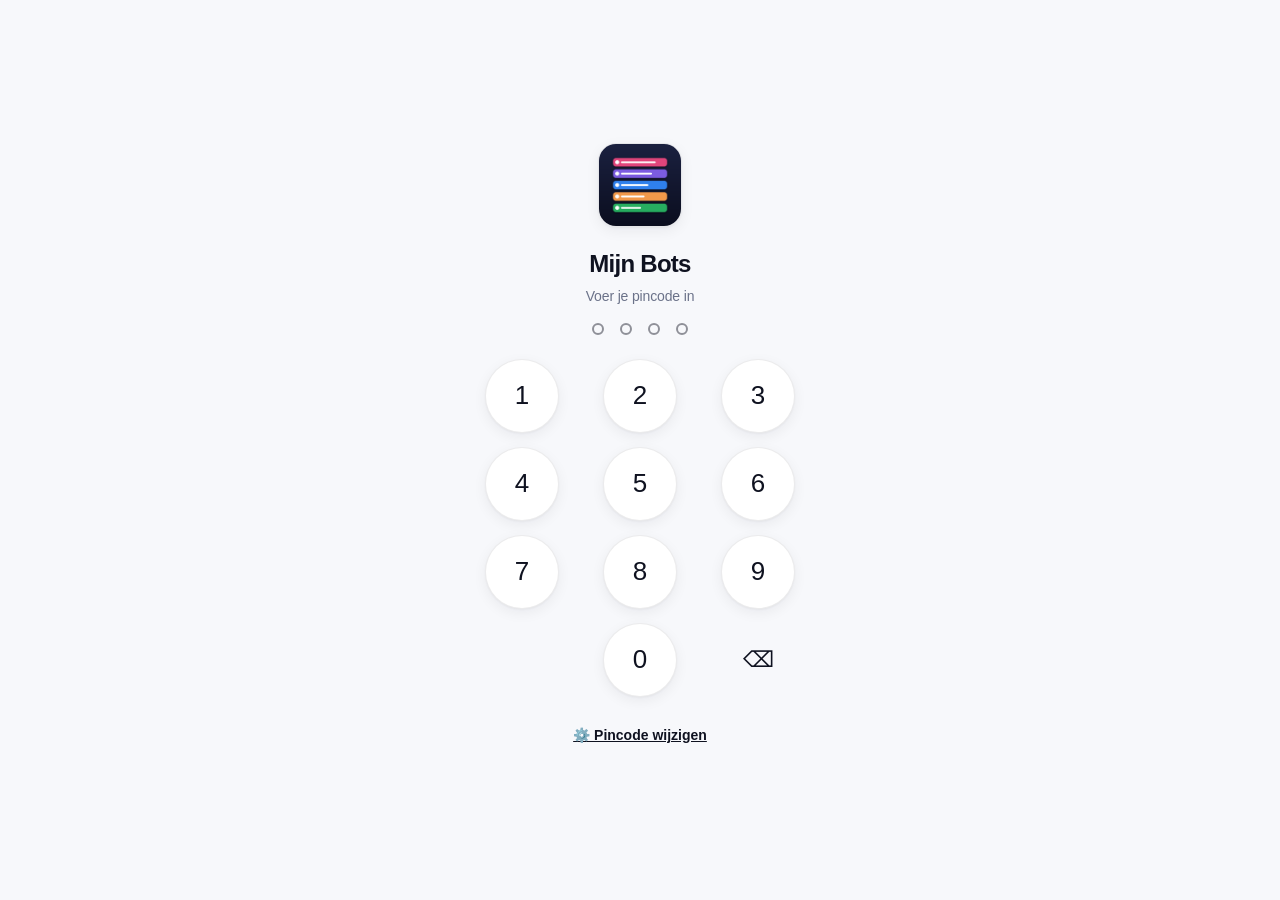
<file: index.html>
<!doctype html>
<html lang="nl">
<head>
  <meta charset="utf-8">
  <meta name="viewport" content="width=device-width, initial-scale=1, viewport-fit=cover">
  <title>Mijn Bots</title>
  <meta name="description" content="Laatste updates van Mike's Grok Bot-assistenten">
  <meta name="robots" content="noindex, nofollow">
  <!-- iOS: installeren via 'Zet op beginscherm' (Safari); werkt ook als tab in Chrome -->
  <meta name="apple-mobile-web-app-capable" content="yes">
  <meta name="mobile-web-app-capable" content="yes">
  <meta name="apple-mobile-web-app-status-bar-style" content="black-translucent">
  <meta name="apple-mobile-web-app-title" content="Mijn Bots">
  <meta name="format-detection" content="telephone=no">
  <meta name="theme-color" content="#F7F8FB" media="(prefers-color-scheme: light)">
  <meta name="theme-color" content="#0B0D14" media="(prefers-color-scheme: dark)">
  <meta name="color-scheme" content="light dark">
  <link rel="apple-touch-icon" sizes="180x180" href="icons/apple-touch-icon.png">
  <link rel="icon" type="image/png" sizes="32x32" href="icons/favicon-32.png">
  <link rel="manifest" href="manifest.webmanifest">
  <link rel="stylesheet" href="style.css?v=20261116a">
</head>
<body>
  <!-- PIN-scherm -->
  <section id="lock" class="lock" hidden>
    <div class="lock-inner">
      <img class="lock-logo" src="icons/icon-192.png" alt="" width="84" height="84">
      <h1>Mijn Bots</h1>
      <p class="lock-hint" id="lockHint">Voer je pincode in</p>
      <div class="pin-dots" id="pinDots" aria-live="polite"></div>
      <div class="keypad" id="keypad">
        <button type="button" data-k="1">1</button><button type="button" data-k="2">2</button><button type="button" data-k="3">3</button>
        <button type="button" data-k="4">4</button><button type="button" data-k="5">5</button><button type="button" data-k="6">6</button>
        <button type="button" data-k="7">7</button><button type="button" data-k="8">8</button><button type="button" data-k="9">9</button>
        <span></span><button type="button" data-k="0">0</button><button type="button" data-k="del" aria-label="Wissen">⌫</button>
      </div>
      <button type="button" class="link-btn lock-pin-change" id="lockPinChangeBtn">⚙️ Pincode wijzigen</button>
      <p class="chrome-tip" id="lockChromeTip" hidden>
        Chrome op iPhone opent deze site gewoon. Voor een icoon op het beginscherm werkt Safari (Deel → Zet op beginscherm) het best.
      </p>
    </div>
  </section>

  <!-- Startscherm -->
  <section id="home" class="view" hidden>
    <header class="topbar">
      <div>
        <h1>Mijn Bots</h1>
        <p class="refreshed" id="refreshed">Laden…</p>
      </div>
      <button type="button" class="icon-btn" id="refreshBtn" aria-label="Vernieuwen">↻</button>
    </header>
    <p class="chrome-tip home-tip" id="homeChromeTip" hidden>
      Tip: in Chrome werkt alles prima als tab. Voor een beginscherm-icoon: open de site in Safari → Deel → Zet op beginscherm.
    </p>
    <main id="botList" class="bot-list"></main>
    <footer class="foot">
      <button type="button" class="pin-change-btn" id="pinChangeBtn">⚙️ Pincode wijzigen</button>
      <button type="button" class="link-btn" id="lockBtn">🔒 Vergrendelen</button>
    </footer>
  </section>

  <!-- Detailscherm -->
  <section id="detail" class="view" hidden>
    <header class="topbar detail-bar" id="detailBar">
      <button type="button" class="back-btn" id="backBtn" aria-label="Terug">‹ Terug</button>
      <button type="button" class="back-btn topics-btn" id="topicsBtn" data-topic-back="1" hidden>‹ Onderwerpen</button>
      <div class="detail-title">
        <span class="detail-emoji" id="detailEmoji"></span>
        <h1 id="detailName"></h1>
      </div>
    </header>
    <main class="detail-body" id="detailBody"></main>
  </section>

  <!-- PIN wijzigen -->
  <section id="pinModal" class="modal" hidden>
    <div class="modal-card" role="dialog" aria-labelledby="pinModalTitle">
      <h2 id="pinModalTitle">Pincode wijzigen</h2>
      <p class="modal-hint" id="pinModalHint">Voer je huidige pincode in</p>
      <div class="pin-dots" id="pinModalDots" aria-live="polite"></div>
      <div class="keypad" id="pinModalKeypad">
        <button type="button" data-k="1">1</button><button type="button" data-k="2">2</button><button type="button" data-k="3">3</button>
        <button type="button" data-k="4">4</button><button type="button" data-k="5">5</button><button type="button" data-k="6">6</button>
        <button type="button" data-k="7">7</button><button type="button" data-k="8">8</button><button type="button" data-k="9">9</button>
        <span></span><button type="button" data-k="0">0</button><button type="button" data-k="del" aria-label="Wissen">⌫</button>
      </div>
      <button type="button" class="link-btn modal-cancel" id="pinModalCancel">Annuleren</button>
    </div>
  </section>

  <div class="toast" id="toast" hidden></div>

  <script src="config.js?v=20261116a"></script>
  <script src="md.js?v=20261116a"></script>
  <script src="legend.js?v=20261116a"></script>
  <script src="app.js?v=20261116a"></script>
</body>
</html>
</file>
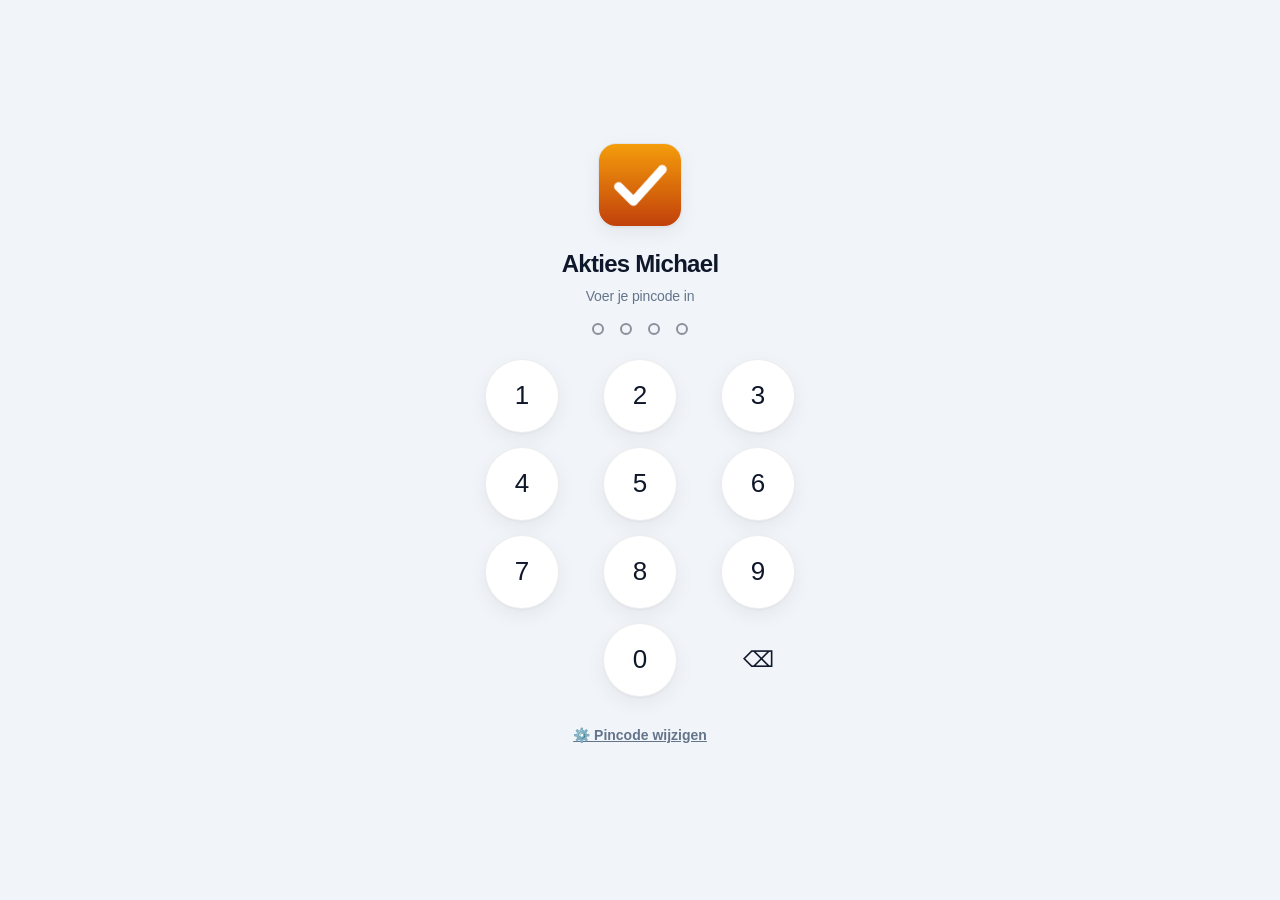
<file: acties/index.html>
<!doctype html>
<html lang="nl" class="ond acties">
<head>
  <meta charset="utf-8">
  <meta name="viewport" content="width=device-width, initial-scale=1, viewport-fit=cover">
  <title>Akties Michael</title>
  <meta name="description" content="Laatste updates van Mike's Grok Bot-assistenten">
  <meta name="robots" content="noindex, nofollow">
  <!-- iOS: installeren via 'Zet op beginscherm' (Safari); werkt ook als tab in Chrome -->
  <meta name="apple-mobile-web-app-capable" content="yes">
  <meta name="mobile-web-app-capable" content="yes">
  <meta name="apple-mobile-web-app-status-bar-style" content="black-translucent">
  <meta name="apple-mobile-web-app-title" content="Akties Michael">
  <meta name="format-detection" content="telephone=no">
  <meta name="theme-color" content="#F7F8FB" media="(prefers-color-scheme: light)">
  <meta name="theme-color" content="#0B0D14" media="(prefers-color-scheme: dark)">
  <meta name="color-scheme" content="light dark">
  <link rel="apple-touch-icon" sizes="180x180" href="icons/apple-touch-icon.png">
  <link rel="icon" type="image/png" sizes="32x32" href="icons/favicon-32.png">
  <link rel="manifest" href="manifest.webmanifest">
  <link rel="stylesheet" href="../style.css?v=20261116a">
  <link rel="stylesheet" href="../onderzoek/onderzoek.css?v=20261116a">
  <script>
    // Licht/donker: onthouden in localStorage, standaard volgens systeem
    (function () {
      var t = null; try { t = localStorage.getItem("ond-theme"); } catch (e) {}
      if (t !== "light" && t !== "dark") t = (window.matchMedia && matchMedia("(prefers-color-scheme: dark)").matches) ? "dark" : "light";
      document.documentElement.setAttribute("data-theme", t);
    })();
  </script>
  <link rel="stylesheet" href="acties.css?v=20261116a">
</head>
<body>
  <!-- PIN-scherm -->
  <section id="lock" class="lock" hidden>
    <div class="lock-inner">
      <img class="lock-logo" src="icons/icon-192.png" alt="" width="84" height="84">
      <h1>Akties Michael</h1>
      <p class="lock-hint" id="lockHint">Voer je pincode in</p>
      <div class="pin-dots" id="pinDots" aria-live="polite"></div>
      <div class="keypad" id="keypad">
        <button type="button" data-k="1">1</button><button type="button" data-k="2">2</button><button type="button" data-k="3">3</button>
        <button type="button" data-k="4">4</button><button type="button" data-k="5">5</button><button type="button" data-k="6">6</button>
        <button type="button" data-k="7">7</button><button type="button" data-k="8">8</button><button type="button" data-k="9">9</button>
        <span></span><button type="button" data-k="0">0</button><button type="button" data-k="del" aria-label="Wissen">⌫</button>
      </div>
      <button type="button" class="link-btn lock-pin-change" id="lockPinChangeBtn">⚙️ Pincode wijzigen</button>
      <p class="chrome-tip" id="lockChromeTip" hidden>
        Chrome op iPhone opent deze site gewoon. Voor een icoon op het beginscherm werkt Safari (Deel → Zet op beginscherm) het best.
      </p>
    </div>
  </section>

  <!-- Startscherm -->
  <section id="home" class="view" hidden>
    <header class="topbar">
      <div>
        <h1>Akties Michael</h1>
        <p class="refreshed" id="refreshed">Laden…</p>
      </div>
      <div class="top-actions">
        <button type="button" class="icon-btn theme-btn" id="themeBtn" aria-label="Licht of donker">🌙</button>
        <button type="button" class="icon-btn" id="refreshBtn" aria-label="Vernieuwen">↻</button>
      </div>
    </header>
    <p class="chrome-tip home-tip" id="homeChromeTip" hidden>
      Tip: in Chrome werkt alles prima als tab. Voor een beginscherm-icoon: open de site in Safari → Deel → Zet op beginscherm.
    </p>
    <main id="botList" class="bot-list"></main>
    <footer class="foot">
      <button type="button" class="pin-change-btn" id="pinChangeBtn">⚙️ Pincode wijzigen</button>
      <button type="button" class="link-btn" id="lockBtn">🔒 Vergrendelen</button>
    </footer>
  </section>

  <!-- Detailscherm -->
  <section id="detail" class="view" hidden>
    <header class="topbar detail-bar" id="detailBar">
      <button type="button" class="back-btn" id="backBtn" aria-label="Terug">‹ Terug</button>
      <button type="button" class="back-btn topics-btn" id="topicsBtn" data-topic-back="1" hidden>‹ Onderwerpen</button>
      <div class="detail-title">
        <span class="detail-emoji" id="detailEmoji"></span>
        <h1 id="detailName"></h1>
      </div>
    </header>
    <main class="detail-body" id="detailBody"></main>
  </section>

  <!-- PIN wijzigen -->
  <section id="pinModal" class="modal" hidden>
    <div class="modal-card" role="dialog" aria-labelledby="pinModalTitle">
      <h2 id="pinModalTitle">Pincode wijzigen</h2>
      <p class="modal-hint" id="pinModalHint">Voer je huidige pincode in</p>
      <div class="pin-dots" id="pinModalDots" aria-live="polite"></div>
      <div class="keypad" id="pinModalKeypad">
        <button type="button" data-k="1">1</button><button type="button" data-k="2">2</button><button type="button" data-k="3">3</button>
        <button type="button" data-k="4">4</button><button type="button" data-k="5">5</button><button type="button" data-k="6">6</button>
        <button type="button" data-k="7">7</button><button type="button" data-k="8">8</button><button type="button" data-k="9">9</button>
        <span></span><button type="button" data-k="0">0</button><button type="button" data-k="del" aria-label="Wissen">⌫</button>
      </div>
      <button type="button" class="link-btn modal-cancel" id="pinModalCancel">Annuleren</button>
    </div>
  </section>

  <div class="toast" id="toast" hidden></div>

  <script src="../config.js?v=20261116a"></script>
  <script src="../md.js?v=20261116a"></script>
  <script src="../legend.js?v=20261116a"></script>
  <script>window.APP_VARIANT = "acties"; window.APP_BASE = "../";</script>
  <script src="../app.js?v=20261116a"></script>
  <script>
    (function () {
      var root = document.documentElement, btn = document.getElementById("themeBtn");
      function paint() {
        var dark = root.getAttribute("data-theme") === "dark";
        btn.textContent = dark ? "☀️" : "🌙";
        btn.setAttribute("aria-label", dark ? "Lichte modus" : "Donkere modus");
        document.querySelectorAll('meta[name="theme-color"]').forEach(function (m) { m.setAttribute("content", dark ? "#0E1113" : "#0F766E"); m.removeAttribute("media"); });
      }
      btn.addEventListener("click", function () {
        var next = root.getAttribute("data-theme") === "dark" ? "light" : "dark";
        root.setAttribute("data-theme", next);
        try { localStorage.setItem("ond-theme", next); } catch (e) {}
        paint();
      });
      paint();
    })();
  </script>
</body>
</html>
</file>
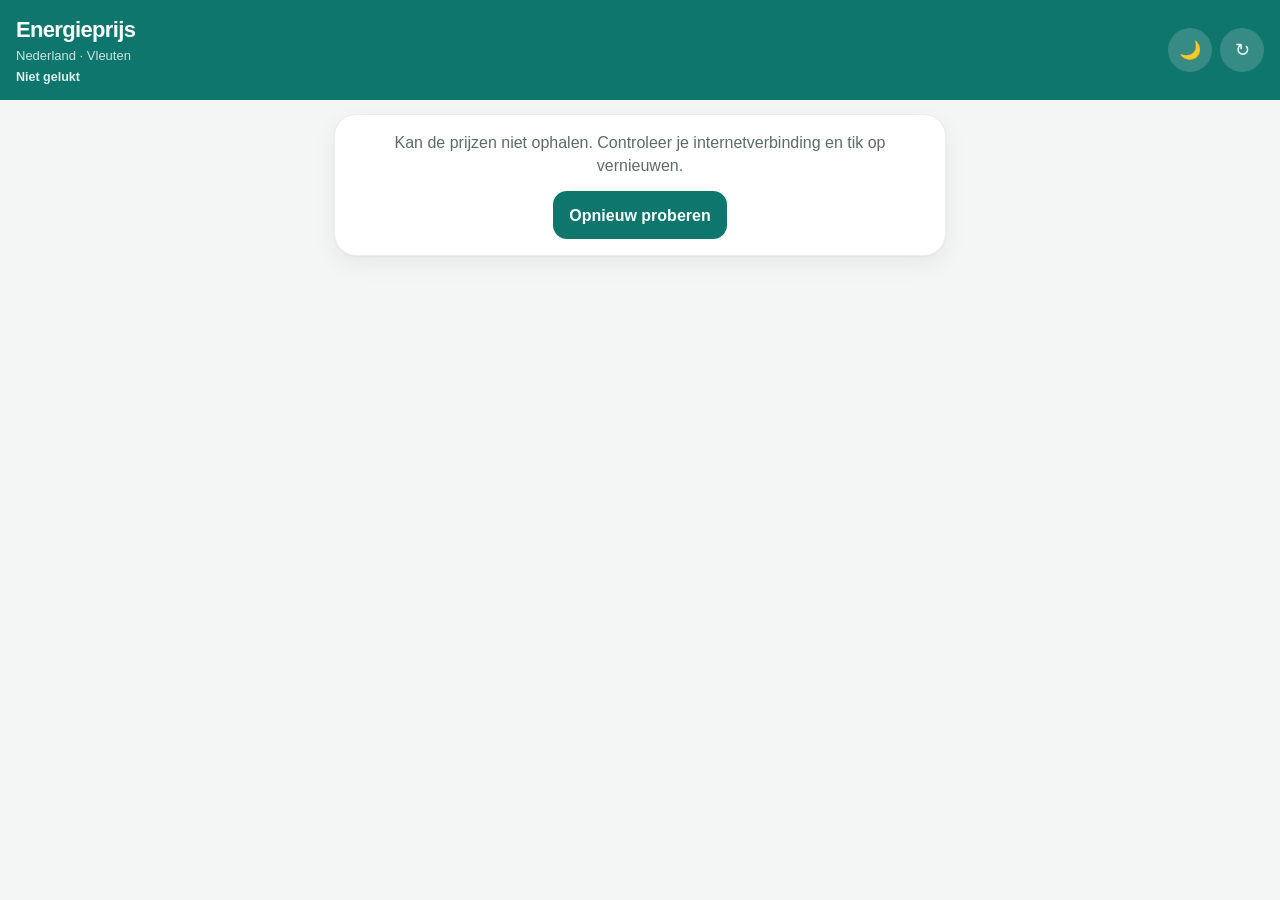
<file: energieprijs/index.html>
<!doctype html>
<html lang="nl">
<head>
  <meta charset="utf-8">
  <meta name="viewport" content="width=device-width, initial-scale=1, viewport-fit=cover">
  <title>Energieprijs</title>
  <meta name="description" content="Actuele dynamische stroomprijs in Nederland, per kwartier, in euro per kWh.">
  <meta name="robots" content="noindex, nofollow">
  <meta name="apple-mobile-web-app-capable" content="yes">
  <meta name="mobile-web-app-capable" content="yes">
  <meta name="apple-mobile-web-app-status-bar-style" content="black-translucent">
  <meta name="apple-mobile-web-app-title" content="Energieprijs">
  <meta name="format-detection" content="telephone=no">
  <meta name="theme-color" content="#0F766E" media="(prefers-color-scheme: light)">
  <meta name="theme-color" content="#0E1113" media="(prefers-color-scheme: dark)">
  <meta name="color-scheme" content="light dark">
  <link rel="apple-touch-icon" sizes="180x180" href="icons/apple-touch-icon.png">
  <link rel="icon" type="image/png" sizes="32x32" href="icons/favicon-32.png">
  <link rel="manifest" href="manifest.webmanifest">
  <link rel="stylesheet" href="style.css?v=20261116a">
  <script>
    (function () {
      var t = null;
      try { t = localStorage.getItem("energieprijs-theme"); } catch (e) {}
      if (t !== "light" && t !== "dark") t = (window.matchMedia && matchMedia("(prefers-color-scheme: dark)").matches) ? "dark" : "light";
      document.documentElement.setAttribute("data-theme", t);
    })();
  </script>
</head>
<body>
  <header class="topbar">
    <div>
      <h1>Energieprijs</h1>
      <p class="where">Nederland · Vleuten</p>
      <p class="updated" id="updated">Laden…</p>
    </div>
    <div class="top-actions">
      <button type="button" class="icon-btn" id="themeBtn" aria-label="Licht of donker">🌙</button>
      <button type="button" class="icon-btn" id="refreshBtn" aria-label="Vernieuwen">↻</button>
    </div>
  </header>
  <main id="app"></main>
  <script src="logic.js?v=20261116a"></script>
  <script src="app.js?v=20261116a"></script>
</body>
</html>
</file>
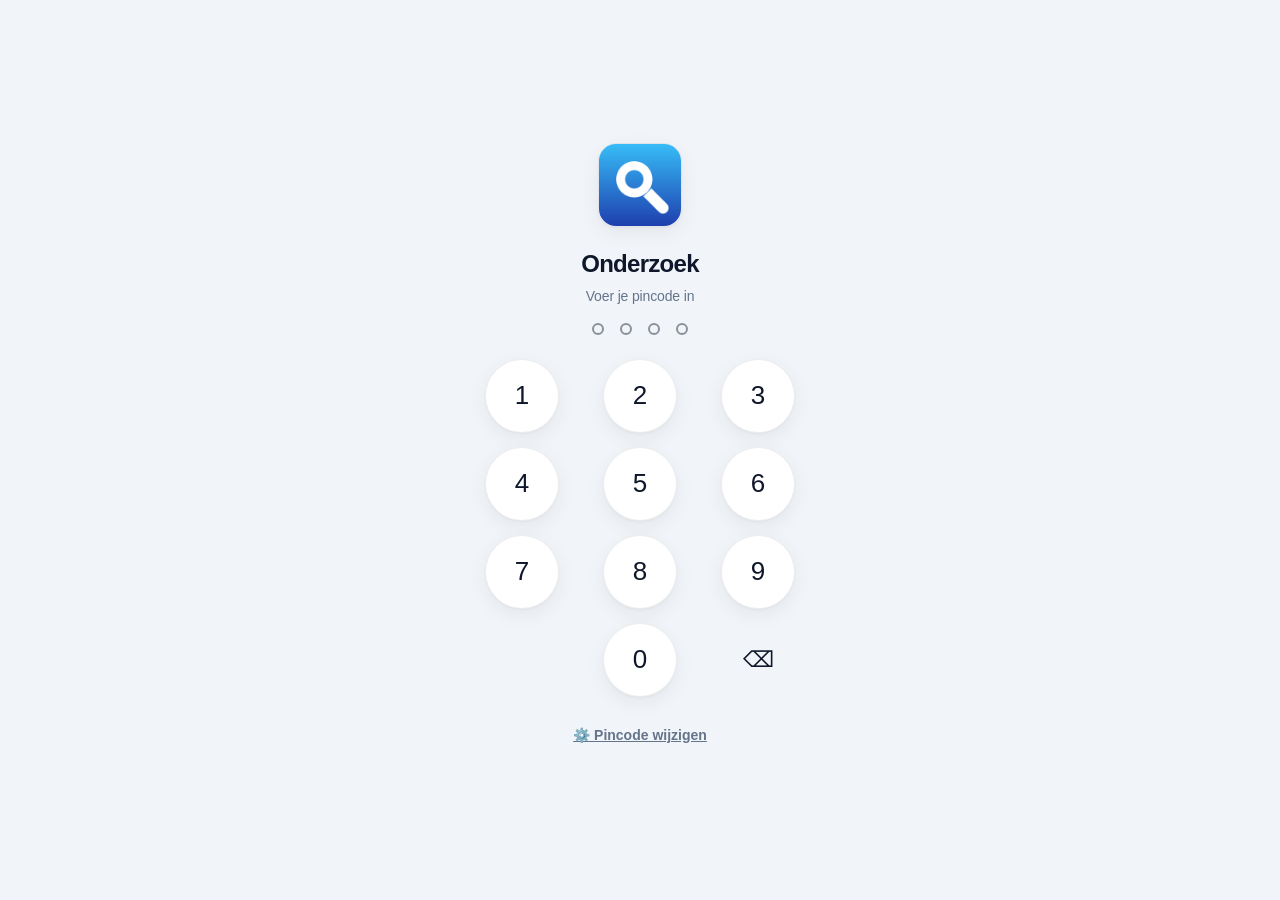
<file: onderzoek/index.html>
<!doctype html>
<html lang="nl" class="ond">
<head>
  <meta charset="utf-8">
  <meta name="viewport" content="width=device-width, initial-scale=1, viewport-fit=cover">
  <title>Onderzoek</title>
  <meta name="description" content="Laatste updates van Mike's Grok Bot-assistenten">
  <meta name="robots" content="noindex, nofollow">
  <!-- iOS: installeren via 'Zet op beginscherm' (Safari); werkt ook als tab in Chrome -->
  <meta name="apple-mobile-web-app-capable" content="yes">
  <meta name="mobile-web-app-capable" content="yes">
  <meta name="apple-mobile-web-app-status-bar-style" content="black-translucent">
  <meta name="apple-mobile-web-app-title" content="Onderzoek">
  <meta name="format-detection" content="telephone=no">
  <meta name="theme-color" content="#F7F8FB" media="(prefers-color-scheme: light)">
  <meta name="theme-color" content="#0B0D14" media="(prefers-color-scheme: dark)">
  <meta name="color-scheme" content="light dark">
  <link rel="apple-touch-icon" sizes="180x180" href="icons/apple-touch-icon.png">
  <link rel="icon" type="image/png" sizes="32x32" href="icons/favicon-32.png">
  <link rel="manifest" href="manifest.webmanifest">
  <link rel="stylesheet" href="../style.css?v=20261116a">
  <link rel="stylesheet" href="onderzoek.css?v=20261116a">
  <script>
    // Licht/donker: onthouden in localStorage, standaard volgens systeem
    (function () {
      var t = null; try { t = localStorage.getItem("ond-theme"); } catch (e) {}
      if (t !== "light" && t !== "dark") t = (window.matchMedia && matchMedia("(prefers-color-scheme: dark)").matches) ? "dark" : "light";
      document.documentElement.setAttribute("data-theme", t);
    })();
  </script>

</head>
<body>
  <!-- PIN-scherm -->
  <section id="lock" class="lock" hidden>
    <div class="lock-inner">
      <img class="lock-logo" src="icons/icon-192.png" alt="" width="84" height="84">
      <h1>Onderzoek</h1>
      <p class="lock-hint" id="lockHint">Voer je pincode in</p>
      <div class="pin-dots" id="pinDots" aria-live="polite"></div>
      <div class="keypad" id="keypad">
        <button type="button" data-k="1">1</button><button type="button" data-k="2">2</button><button type="button" data-k="3">3</button>
        <button type="button" data-k="4">4</button><button type="button" data-k="5">5</button><button type="button" data-k="6">6</button>
        <button type="button" data-k="7">7</button><button type="button" data-k="8">8</button><button type="button" data-k="9">9</button>
        <span></span><button type="button" data-k="0">0</button><button type="button" data-k="del" aria-label="Wissen">⌫</button>
      </div>
      <button type="button" class="link-btn lock-pin-change" id="lockPinChangeBtn">⚙️ Pincode wijzigen</button>
      <p class="chrome-tip" id="lockChromeTip" hidden>
        Chrome op iPhone opent deze site gewoon. Voor een icoon op het beginscherm werkt Safari (Deel → Zet op beginscherm) het best.
      </p>
    </div>
  </section>

  <!-- Startscherm -->
  <section id="home" class="view" hidden>
    <header class="topbar">
      <div>
        <h1>Onderzoek</h1>
        <p class="refreshed" id="refreshed">Laden…</p>
      </div>
      <div class="top-actions">
        <button type="button" class="icon-btn theme-btn" id="themeBtn" aria-label="Licht of donker">🌙</button>
        <button type="button" class="icon-btn" id="refreshBtn" aria-label="Vernieuwen">↻</button>
      </div>
    </header>
    <p class="chrome-tip home-tip" id="homeChromeTip" hidden>
      Tip: in Chrome werkt alles prima als tab. Voor een beginscherm-icoon: open de site in Safari → Deel → Zet op beginscherm.
    </p>
    <main id="botList" class="bot-list"></main>
    <footer class="foot">
      <button type="button" class="pin-change-btn" id="pinChangeBtn">⚙️ Pincode wijzigen</button>
      <button type="button" class="link-btn" id="lockBtn">🔒 Vergrendelen</button>
    </footer>
  </section>

  <!-- Detailscherm -->
  <section id="detail" class="view" hidden>
    <header class="topbar detail-bar" id="detailBar">
      <button type="button" class="back-btn" id="backBtn" aria-label="Terug">‹ Terug</button>
      <button type="button" class="back-btn topics-btn" id="topicsBtn" data-topic-back="1" hidden>‹ Onderwerpen</button>
      <div class="detail-title">
        <span class="detail-emoji" id="detailEmoji"></span>
        <h1 id="detailName"></h1>
      </div>
    </header>
    <main class="detail-body" id="detailBody"></main>
  </section>

  <!-- PIN wijzigen -->
  <section id="pinModal" class="modal" hidden>
    <div class="modal-card" role="dialog" aria-labelledby="pinModalTitle">
      <h2 id="pinModalTitle">Pincode wijzigen</h2>
      <p class="modal-hint" id="pinModalHint">Voer je huidige pincode in</p>
      <div class="pin-dots" id="pinModalDots" aria-live="polite"></div>
      <div class="keypad" id="pinModalKeypad">
        <button type="button" data-k="1">1</button><button type="button" data-k="2">2</button><button type="button" data-k="3">3</button>
        <button type="button" data-k="4">4</button><button type="button" data-k="5">5</button><button type="button" data-k="6">6</button>
        <button type="button" data-k="7">7</button><button type="button" data-k="8">8</button><button type="button" data-k="9">9</button>
        <span></span><button type="button" data-k="0">0</button><button type="button" data-k="del" aria-label="Wissen">⌫</button>
      </div>
      <button type="button" class="link-btn modal-cancel" id="pinModalCancel">Annuleren</button>
    </div>
  </section>

  <div class="toast" id="toast" hidden></div>

  <script src="../config.js?v=20261116a"></script>
  <script src="../md.js?v=20261116a"></script>
  <script src="../legend.js?v=20261116a"></script>
  <script>window.APP_VARIANT = "onderzoek"; window.APP_BASE = "../";</script>
  <script src="../app.js?v=20261116a"></script>
  <script>
    (function () {
      var root = document.documentElement, btn = document.getElementById("themeBtn");
      function paint() {
        var dark = root.getAttribute("data-theme") === "dark";
        btn.textContent = dark ? "☀️" : "🌙";
        btn.setAttribute("aria-label", dark ? "Lichte modus" : "Donkere modus");
        document.querySelectorAll('meta[name="theme-color"]').forEach(function (m) { m.setAttribute("content", dark ? "#0E1113" : "#0F766E"); m.removeAttribute("media"); });
      }
      btn.addEventListener("click", function () {
        var next = root.getAttribute("data-theme") === "dark" ? "light" : "dark";
        root.setAttribute("data-theme", next);
        try { localStorage.setItem("ond-theme", next); } catch (e) {}
        paint();
      });
      paint();
    })();
  </script>
</body>
</html>
</file>
<file: style.css>
:root {
  --bg: #F7F8FB;
  --fg: #0F1220;
  --muted: #6B7289;
  --card: #FFFFFF;
  --line: rgba(15, 18, 32, 0.08);
  --shadow: 0 1px 2px rgba(15, 18, 32, 0.04), 0 4px 14px rgba(15, 18, 32, 0.06);
  --link: #2563EB;
  --code: #F0F2F7;
  --accent: #1B4F72;
  --action: #C0392B;
  --radius: 14px;
  --sat: env(safe-area-inset-top);
  --sab: env(safe-area-inset-bottom);
  --sal: env(safe-area-inset-left);
  --sar: env(safe-area-inset-right);
  color-scheme: light dark;
}
@media (prefers-color-scheme: dark) {
  :root {
    --bg: #0B0D14;
    --fg: #E8EAF2;
    --muted: #9AA1B5;
    --card: #141824;
    --line: rgba(255, 255, 255, 0.09);
    --shadow: 0 1px 2px rgba(0, 0, 0, 0.35), 0 6px 18px rgba(0, 0, 0, 0.35);
    --link: #7BA7FF;
    --code: #1C2233;
    --accent: #5DADE2;
    --action: #E74C3C;
  }
}
* { box-sizing: border-box; -webkit-tap-highlight-color: transparent; }
html, body { margin: 0; background: var(--bg); color: var(--fg); }
body {
  font: 15px/1.45 -apple-system, BlinkMacSystemFont, "SF Pro Text", Inter, "Segoe UI", Roboto, Helvetica, Arial, sans-serif;
  -webkit-font-smoothing: antialiased;
  -webkit-text-size-adjust: 100%;
  min-height: 100vh; min-height: 100dvh;
  padding: 0 var(--sar) 0 var(--sal);
  letter-spacing: -0.01em;
}
[hidden] { display: none !important; }
button { font: inherit; color: inherit; cursor: pointer; }

/* ---------- Topbalk ---------- */
.topbar {
  position: sticky; top: 0; z-index: 5;
  display: flex; align-items: center; justify-content: space-between; gap: 12px;
  padding: calc(var(--sat) + 12px) 16px 10px;
  background: color-mix(in srgb, var(--bg) 86%, transparent);
  -webkit-backdrop-filter: saturate(160%) blur(14px);
  backdrop-filter: saturate(160%) blur(14px);
  border-bottom: 1px solid var(--line);
}
.topbar h1 {
  margin: 0; font-size: 22px; font-weight: 700; line-height: 1.15;
  letter-spacing: -0.03em;
}
.refreshed { margin: 2px 0 0; color: var(--muted); font-size: 12px; font-weight: 500; }
.icon-btn {
  width: 44px; height: 44px; border-radius: 12px; border: 1px solid var(--line);
  background: var(--card); box-shadow: none; font-size: 20px; line-height: 1;
}
.icon-btn.spin { animation: spin .8s linear infinite; }
@keyframes spin { to { transform: rotate(360deg); } }

/* ---------- Bot-lijst (compacte rijen) ---------- */
.bot-list {
  display: flex; flex-direction: column; gap: 8px;
  padding: 12px 14px 8px;
}
.bot-btn {
  --c: #666;
  position: relative;
  display: flex; align-items: center; gap: 12px;
  width: 100%; min-height: 64px; text-align: left;
  padding: 10px 12px;
  border: 1px solid var(--line);
  border-radius: var(--radius);
  color: var(--fg);
  background: var(--card);
  box-shadow: var(--shadow);
  transition: transform .12s ease, border-color .15s ease, box-shadow .15s ease;
}
.bot-btn::before {
  content: "";
  position: absolute; left: 0; top: 10px; bottom: 10px; width: 3px;
  border-radius: 0 3px 3px 0;
  background: var(--c);
  opacity: 0.9;
}
.bot-btn:active { transform: scale(0.985); }
.bot-emoji {
  flex: none; display: grid; place-items: center;
  width: 40px; height: 40px; border-radius: 10px;
  background: color-mix(in srgb, var(--c) 14%, var(--card));
  font-size: 20px; line-height: 1;
}
.bot-text { flex: 1; min-width: 0; display: flex; flex-direction: column; gap: 1px; }
.bot-name-row { display: flex; align-items: center; gap: 8px; min-width: 0; }
.bot-name {
  font-size: 15px; font-weight: 650; line-height: 1.25;
  white-space: nowrap; overflow: hidden; text-overflow: ellipsis;
}
.bot-sub {
  font-size: 12.5px; color: var(--muted); line-height: 1.3;
  white-space: nowrap; overflow: hidden; text-overflow: ellipsis;
}
.bot-date {
  font-size: 11.5px; margin-top: 2px; font-weight: 500; color: var(--muted);
}
.bot-chev {
  flex: none; font-size: 22px; color: var(--muted); opacity: 0.55; line-height: 1;
}
.bot-badge {
  flex: none;
  display: inline-flex; align-items: center;
  padding: 2px 7px; border-radius: 999px;
  background: color-mix(in srgb, var(--action) 16%, transparent);
  color: var(--action);
  font-size: 10.5px; font-weight: 700; letter-spacing: 0.02em;
  text-transform: uppercase;
  border: 1px solid color-mix(in srgb, var(--action) 28%, transparent);
}

/* Subtle pulse when Email Reageren needs action today */
.bot-btn--action {
  border-color: color-mix(in srgb, var(--action) 45%, var(--line));
  box-shadow:
    0 0 0 1px color-mix(in srgb, var(--action) 18%, transparent),
    0 0 18px color-mix(in srgb, var(--action) 14%, transparent),
    var(--shadow);
  animation: action-pulse 2.4s ease-in-out infinite;
}
@keyframes action-pulse {
  0%, 100% {
    transform: scale(1);
    box-shadow:
      0 0 0 1px color-mix(in srgb, var(--action) 16%, transparent),
      0 0 14px color-mix(in srgb, var(--action) 10%, transparent),
      var(--shadow);
  }
  50% {
    transform: scale(1.012);
    box-shadow:
      0 0 0 2px color-mix(in srgb, var(--action) 28%, transparent),
      0 0 22px color-mix(in srgb, var(--action) 22%, transparent),
      var(--shadow);
  }
}
@media (prefers-reduced-motion: reduce) {
  .bot-btn--action { animation: none; }
  .icon-btn.spin { animation: none; }
  .shake { animation: none; }
}

.empty { color: var(--muted); text-align: center; padding: 28px 10px; font-size: 14px; }
.foot {
  display: flex; flex-wrap: wrap; justify-content: center; gap: 4px 8px;
  text-align: center; padding: 8px 14px calc(var(--sab) + 20px);
}
.link-btn {
  background: none; border: 0; color: var(--muted);
  font-size: 14px; padding: 12px; min-height: 44px;
}

/* ---------- Detail ---------- */
.detail-bar {
  --c: #666; justify-content: flex-start;
  background: var(--c); color: #fff; border-bottom: 0;
  -webkit-backdrop-filter: none; backdrop-filter: none;
}
.back-btn {
  flex: none; border: 0; background: rgba(255,255,255,.2); color: #fff;
  border-radius: 999px; padding: 10px 14px; font-size: 15px; font-weight: 600; min-height: 44px;
}
.detail-title { display: flex; align-items: center; gap: 8px; min-width: 0; }
.detail-title h1 {
  font-size: 17px; line-height: 1.2; font-weight: 650;
  white-space: nowrap; overflow: hidden; text-overflow: ellipsis;
}
.detail-emoji { font-size: 22px; }
.detail-body { padding: 14px 14px calc(var(--sab) + 28px); }
.card {
  background: var(--card); border-radius: var(--radius);
  border: 1px solid var(--line); box-shadow: var(--shadow);
  padding: 16px; margin-bottom: 12px; overflow-wrap: anywhere;
}
.card-date {
  font-size: 11.5px; font-weight: 700; color: var(--muted);
  text-transform: uppercase; letter-spacing: .05em; margin-bottom: 8px;
}
.hist-title { font-size: 14px; margin: 20px 2px 8px; color: var(--muted); font-weight: 650; }
details.hist summary {
  font-weight: 600; cursor: pointer; list-style: none;
  display: flex; justify-content: space-between; min-height: 44px; align-items: center;
  font-size: 14px;
}
details.hist summary::-webkit-details-marker { display: none; }
details.hist summary::after { content: "+"; color: var(--muted); font-weight: 500; }
details.hist[open] summary::after { content: "−"; }
details.hist[open] summary {
  margin-bottom: 8px; border-bottom: 1px solid var(--line); padding-bottom: 8px;
}
.empty-card { text-align: center; color: var(--muted); padding: 36px 16px; }
.big-empty { font-size: 17px; font-weight: 700; color: var(--fg); }

/* ---------- Markdown ---------- */
.md { font-size: 15.5px; line-height: 1.55; }
.md h2 { font-size: 18px; line-height: 1.25; margin: 4px 0 10px; letter-spacing: -0.02em; }
.md h3 { font-size: 16px; margin: 18px 0 8px; }
.md h4, .md h5, .md h6 { font-size: 15px; margin: 14px 0 6px; }
.md p { margin: 0 0 11px; }
.md ul, .md ol { margin: 0 0 11px; padding-left: 20px; }
.md li { margin: 3px 0; }
.md a { color: var(--link); text-decoration: underline; text-underline-offset: 2px; word-break: break-word; }
.md code {
  background: var(--code); border-radius: 5px; padding: 1px 5px;
  font: 13px ui-monospace, SFMono-Regular, Menlo, monospace;
}
.md pre { background: var(--code); border-radius: 10px; padding: 12px; overflow-x: auto; border: 1px solid var(--line); }
.md pre code { background: none; padding: 0; }
.md blockquote {
  margin: 0 0 11px; padding: 2px 12px;
  border-left: 3px solid var(--line); color: var(--muted);
}
.md hr { border: 0; border-top: 1px solid var(--line); margin: 16px 0; }
.md .table-wrap { overflow-x: auto; margin: 0 0 11px; }
.md table { border-collapse: collapse; font-size: 13.5px; min-width: 100%; }
.md th, .md td { border: 1px solid var(--line); padding: 6px 8px; text-align: left; vertical-align: top; }
.md th { background: var(--code); }

/* ---------- PIN-scherm ---------- */
.lock {
  position: fixed; inset: 0; z-index: 20; display: grid; place-items: center;
  background: var(--bg); padding: calc(var(--sat) + 20px) 20px calc(var(--sab) + 20px);
}
.lock-inner { width: 100%; max-width: 340px; text-align: center; }
.lock-logo { border-radius: 18px; box-shadow: var(--shadow); border: 1px solid var(--line); }
.lock h1 { margin: 14px 0 4px; font-size: 24px; letter-spacing: -0.03em; }
.lock-hint { color: var(--muted); margin: 0 0 16px; min-height: 1.5em; font-size: 14px; }
.pin-dots { display: flex; justify-content: center; gap: 16px; margin-bottom: 24px; }
.dot {
  width: 12px; height: 12px; border-radius: 50%;
  border: 2px solid var(--fg); opacity: .45; transition: background .1s, opacity .1s;
}
.dot.on { background: var(--fg); opacity: 1; }
.shake { animation: shake .4s; }
@keyframes shake {
  20%, 60% { transform: translateX(-8px); }
  40%, 80% { transform: translateX(8px); }
}
.keypad { display: grid; grid-template-columns: repeat(3, 1fr); gap: 14px; justify-items: center; }
.keypad button {
  width: 74px; height: 74px; border-radius: 50%; border: 1px solid var(--line);
  background: var(--card); box-shadow: var(--shadow);
  font-size: 26px; font-weight: 500; min-height: 74px;
}
.keypad button:active { transform: scale(.94); filter: brightness(.95); }
.keypad button[data-k="del"] { background: transparent; box-shadow: none; border: 0; font-size: 22px; }

/* ---------- Toast ---------- */
.toast {
  position: fixed; left: 50%; transform: translateX(-50%);
  bottom: calc(var(--sab) + 24px); z-index: 30;
  background: rgba(15, 18, 32, 0.92); color: #fff;
  padding: 10px 16px; border-radius: 999px; font-size: 14px; box-shadow: var(--shadow);
}
@media (prefers-color-scheme: dark) {
  .toast { background: rgba(232, 234, 242, 0.94); color: #0B0D14; }
}

/* ---------- Chrome-tip ---------- */
.chrome-tip {
  margin: 14px 8px 0; padding: 10px 12px; border-radius: 12px;
  background: var(--card); color: var(--muted);
  font-size: 12.5px; line-height: 1.4; text-align: left;
  border: 1px solid var(--line);
}
.home-tip { margin: 10px 14px 0; }

/* ---------- Modal (PIN wijzigen) ---------- */
.modal {
  position: fixed; inset: 0; z-index: 25; display: grid; place-items: center;
  background: rgba(10, 12, 20, 0.55);
  padding: calc(var(--sat) + 16px) 16px calc(var(--sab) + 16px);
}
.modal-card {
  width: 100%; max-width: 360px; background: var(--bg);
  border-radius: 18px; border: 1px solid var(--line);
  padding: 20px 16px 10px; box-shadow: var(--shadow); text-align: center;
}
.modal-card h2 { margin: 0 0 6px; font-size: 18px; letter-spacing: -0.02em; }
.modal-hint { color: var(--muted); margin: 0 0 14px; min-height: 1.5em; font-size: 14px; }
.modal-cancel { margin-top: 8px; width: 100%; }

/* ---------- Crypto trade panel ---------- */
.trade-panel { margin-bottom: 14px; }
.trade-title { margin: 0 0 4px; font-size: 16px; letter-spacing: -0.02em; }
.trade-intro { margin: 0 0 12px; color: var(--muted); font-size: 13px; }
.trade-form {
  display: grid; grid-template-columns: 1fr 1fr; gap: 10px 12px; margin-bottom: 12px;
}
.trade-form label {
  display: flex; flex-direction: column; gap: 4px;
  font-size: 12px; font-weight: 600; color: var(--muted);
}
.trade-form label.full { grid-column: 1 / -1; }
.trade-form input, .trade-form select {
  font: inherit; color: var(--fg); background: var(--code);
  border: 1px solid var(--line); border-radius: 10px;
  padding: 11px 12px; min-height: 44px; width: 100%;
}
.trade-form input:focus, .trade-form select:focus {
  outline: 2px solid var(--link); outline-offset: 1px;
}
.primary-btn {
  border: 0; border-radius: 12px; background: var(--link); color: #fff;
  font-weight: 650; padding: 12px 16px; min-height: 48px;
}
.primary-btn.full { grid-column: 1 / -1; width: 100%; }
.trade-actions { margin: 4px 0 12px; }
.trade-actions .primary-btn { width: 100%; }
.trade-sub { margin: 0 0 8px; font-size: 13px; color: var(--muted); font-weight: 650; }
.trade-empty { color: var(--muted); font-size: 13px; margin: 0; }
.trade-list { list-style: none; margin: 0; padding: 0; display: flex; flex-direction: column; gap: 6px; }
.trade-item {
  display: flex; align-items: flex-start; gap: 8px; padding: 10px 12px;
  background: var(--code); border-radius: 10px; border: 1px solid var(--line);
}
.trade-main { flex: 1; min-width: 0; display: flex; flex-direction: column; gap: 2px; font-size: 13.5px; }
.trade-note { color: var(--muted); font-size: 12px; }
.trade-del {
  flex: none; width: 40px; height: 40px; border: 0; border-radius: 50%;
  background: transparent; color: var(--muted); font-size: 22px; line-height: 1;
}

.pin-change-btn {
  display: inline-flex; align-items: center; justify-content: center;
  min-height: 44px; padding: 10px 14px; margin: 4px;
  border-radius: 10px; border: 1px solid var(--line);
  background: var(--card); color: var(--fg);
  font-size: 14px; font-weight: 600;
}
.lock-pin-change {
  margin-top: 16px; color: var(--fg); font-weight: 600; text-decoration: underline;
}

/* ---------- Klimaat onderwerp-chips ---------- */
.klimaat-topics { padding-bottom: 14px; }
.topic-hint {
  margin: 0 0 10px; font-size: 12.5px; font-weight: 650;
  color: var(--muted); text-transform: uppercase; letter-spacing: .04em;
}
.topic-nav {
  display: flex; flex-direction: column; gap: 8px; margin-bottom: 12px;
}
.topic-chip {
  display: flex; align-items: center; justify-content: space-between;
  width: 100%; min-height: 44px; text-align: left;
  padding: 10px 14px; border-radius: 12px;
  border: 1px solid var(--line); background: var(--code);
  color: var(--fg); font-size: 14px; font-weight: 600;
  transition: border-color .12s ease, background .12s ease;
}
.topic-chip::after {
  content: "›"; color: var(--muted); font-size: 20px; font-weight: 500; margin-left: 8px;
}
.topic-chip.is-active {
  border-color: color-mix(in srgb, var(--link) 45%, var(--line));
  background: color-mix(in srgb, var(--link) 12%, var(--card));
  color: var(--link);
}
.topic-chip.is-active::after { content: ""; }
.topic-chip:active { transform: scale(0.985); }
.topic-empty {
  margin: 4px 0 0; color: var(--muted); font-size: 13px; line-height: 1.4;
}
.topic-back {
  display: inline-flex; align-items: center; min-height: 40px;
  margin: 0 0 10px; padding: 6px 0; border: 0; background: none;
  color: var(--link); font-size: 14px; font-weight: 600;
}
.topic-title {
  margin: 0 0 10px; font-size: 17px; font-weight: 700;
  letter-spacing: -0.02em; line-height: 1.25;
}
.topic-summary, .topic-conclusion {
  margin: 0 0 14px; padding: 12px 14px;
  border-radius: 12px;
  font-size: 15px; line-height: 1.45;
}
.topic-summary {
  border: 1px solid color-mix(in srgb, var(--link) 22%, var(--line));
  background: color-mix(in srgb, var(--link) 8%, var(--card));
  font-weight: 650;
}
.topic-conclusion {
  border: 1px solid color-mix(in srgb, var(--accent) 28%, var(--line));
  background: color-mix(in srgb, var(--accent) 10%, var(--card));
  font-weight: 600;
}
.topic-section-label {
  margin: 0 0 6px; color: var(--fg);
  font-size: 12px; font-weight: 800; letter-spacing: .02em;
}
.topic-summary .md > :first-child,
.topic-conclusion .md > :first-child { margin-top: 0; }
.topic-summary .md > :last-child,
.topic-conclusion .md > :last-child { margin-bottom: 0; }
.topic-empty-cat {
  margin: 8px 0 0; padding: 14px 12px;
  border-radius: 10px; background: var(--code);
  color: var(--muted); font-size: 14px; line-height: 1.45;
  text-align: center;
}

/* ---------- Email action checkboxes ---------- */
.email-checklist {
  list-style: none;
  margin: 0 0 12px;
  padding: 0;
  display: flex;
  flex-direction: column;
  gap: 8px;
}
.email-check-row {
  border: 1px solid var(--line);
  border-radius: 10px;
  background: color-mix(in srgb, var(--card) 92%, var(--bg));
  transition: opacity .15s ease, border-color .15s ease;
}
.email-check-row.is-checked {
  opacity: 0.52;
  border-color: color-mix(in srgb, var(--line) 70%, transparent);
}
.email-check-row.is-checked .email-check-text {
  color: var(--muted);
  text-decoration: line-through;
  text-decoration-thickness: 1px;
}
.email-check-label {
  display: flex;
  gap: 10px;
  align-items: flex-start;
  padding: 10px 12px;
  cursor: pointer;
  min-height: 44px;
}
.email-check {
  flex: none;
  width: 20px;
  height: 20px;
  margin-top: 3px;
  accent-color: var(--action);
}
.email-check-text {
  flex: 1;
  min-width: 0;
  font-size: 15px;
  line-height: 1.45;
}
.email-check-text p { margin: 0; }
.email-check-text p + p { margin-top: 6px; }
.email-hidden-note {
  margin: -4px 0 12px;
  font-size: 13px;
  line-height: 1.4;
  color: var(--muted);
}
.email-hidden-toggle {
  appearance: none;
  border: 0;
  background: none;
  padding: 6px 2px;
  margin: -6px 0;
  font: inherit;
  color: var(--link);
  cursor: pointer;
}

/* Herinneringen */
.rem-form { display: grid; gap: 10px; }
.rem-lbl { display: grid; gap: 4px; font-size: 13px; font-weight: 600; color: inherit; }
.rem-lbl input { font: inherit; font-size: 16px; font-weight: 400; padding: 9px 10px; border-radius: 10px; border: 1px solid rgba(127,127,127,.35); background: transparent; color: inherit; width: 100%; box-sizing: border-box; }
.rem-dt { display: grid; grid-template-columns: 1fr 1fr; gap: 10px; }
.rem-submit { font: inherit; font-weight: 600; padding: 11px; border: 0; border-radius: 10px; background: #C2410C; color: #fff; }
.rem-note { margin: 0; font-size: 13px; opacity: .8; }
.rem-list { list-style: none; margin: 0 0 12px; padding: 0; }
.card.rem-list { padding: 4px 14px; }
.rem-row { padding: 10px 0; border-bottom: 1px solid rgba(127,127,127,.18); }
.rem-row:last-child { border-bottom: 0; }
.rem-when { font-size: 12px; opacity: .7; }
.rem-text { font-size: 15px; margin: 2px 0 4px; }
.rem-meta { font-size: 12px; display: flex; flex-wrap: wrap; gap: 8px; align-items: center; }
.rem-status { padding: 1px 7px; border-radius: 999px; background: rgba(127,127,127,.15); }
.rem-status--gepland { background: rgba(194,65,12,.15); color: #C2410C; }
.rem-del { font: inherit; font-size: 12px; background: none; border: 0; color: #b91c1c; padding: 0; }
.rem-resend { color: #C2410C; }
.rem-count { margin-left: 6px; font-size: 12px; font-weight: 700; min-width: 20px; text-align: center; padding: 1px 6px; border-radius: 999px; background: #C2410C; color: #fff; }
.rem-status--local { background: #F97316; color: #fff; font-weight: 600; }
.rem-send, .rem-open { display: inline-block; font-weight: 700; padding: 8px 12px; border-radius: 10px; background: #C2410C; color: #fff; text-decoration: none; }
.rem-open { display: block; text-align: center; font-size: 17px; padding: 14px; }
.rem-copy { font: inherit; font-size: 12px; font-weight: 600; padding: 6px 10px; border-radius: 10px; border: 1px solid #C2410C; background: transparent; color: #C2410C; }
.rem-hint { font-size: 12px; opacity: .7; flex-basis: 100%; }
.rem-sheet { display: grid; gap: 10px; border: 2px solid #F97316; }
.rem-sheet-title { margin: 0; font-weight: 700; }
.rem-donelbl { display: inline-flex; align-items: center; gap: 4px; font-size: 12px; }
.rem-donelbl input { width: 16px; height: 16px; margin: 0; }
.rem-status--afgerond { background: rgba(22,163,74,.15); color: #15803d; }
.rem-status--herinnerd { background: rgba(37,99,235,.12); color: #1d4ed8; }
.rem-edit { font: inherit; font-size: 12px; background: none; border: 0; color: #C2410C; padding: 0; font-weight: 600; }
.rem-editform { padding: 4px 0; }
.rem-editbtns { display: grid; grid-template-columns: 1fr 1fr; gap: 10px; }
.rem-cancel { font: inherit; font-weight: 600; padding: 11px; border-radius: 10px; border: 1px solid rgba(127,127,127,.4); background: transparent; color: inherit; }
.mail-meta { font-size: .8em; opacity: .65; }
#detailBar{position:sticky;position:-webkit-sticky;top:0;z-index:50}
#detailBar{gap:6px;flex-wrap:nowrap}
#detailBar .back-btn{padding:10px 12px;font-size:15px;white-space:nowrap}
#detailBar .topics-btn{background:rgba(255,255,255,.32)}
#detailBar .topics-btn[hidden]{display:none}
#detailBar .detail-title{flex:1 1 auto;min-width:0}

/* ---- app-split: keuzescherm op de oude root-URL ---- */
a.bot-btn { text-decoration: none; color: inherit; }
.launch-btn { min-height: 120px; padding-top: 18px; padding-bottom: 18px; }
.launch-btn .bot-emoji { font-size: 34px; }
.launch-btn .bot-name { font-size: 1.2rem; }
.launch-btn .bot-date { white-space: normal; line-height: 1.35; }
.launch-intro { margin: 2px 4px 4px; color: var(--muted, #6b7280); font-size: .92rem; line-height: 1.4; }

/* Email-lijst: alleen het vakje archiveert, de tekst opent de mail */
.email-check-row { display: flex; align-items: stretch; }
.email-check-box {
  flex: none; display: flex; align-items: flex-start; justify-content: center;
  width: 52px; min-height: 52px; padding: 12px 0 0; cursor: pointer;
  border-right: 1px solid var(--line); -webkit-tap-highlight-color: transparent;
}
.email-check-box .email-check { width: 24px; height: 24px; margin: 0; }
button.email-check-box { background: none; border: 0; border-right: 1px solid var(--line); margin: 0; font: inherit; color: inherit; min-width: 52px; }
.mail-check { display: block; width: 24px; height: 24px; border: 2px solid var(--muted); border-radius: 6px; box-sizing: border-box; position: relative; }
.mail-check.on { background: var(--link); border-color: var(--link); }
.mail-check.on::after { content: ""; position: absolute; left: 6px; top: 1px; width: 6px; height: 12px; border: solid #fff; border-width: 0 3px 3px 0; transform: rotate(45deg); }
.email-check-row > .email-check-text {
  display: block; padding: 10px 12px; min-height: 44px; color: inherit; text-decoration: none;
  -webkit-tap-highlight-color: rgba(0,0,0,.06);
}
button.mail-open { flex: 1 1 auto; min-width: 0; background: none; border: 0; margin: 0; font: inherit; text-align: left; cursor: pointer; }
a.mail-open, .mail-expand { cursor: pointer; }
.mail-open strong { text-decoration: underline; text-decoration-thickness: 1px; text-underline-offset: 2px; }
.mail-open-cue { display: block; margin-top: 4px; font-size: 13px; font-weight: 600; color: var(--link); }
.email-check-row.is-checked .mail-open-cue { color: var(--muted); }
.mail-details { display: none; margin-top: 4px; font-size: 13px; color: var(--muted); }
.mail-expand[aria-expanded="true"] .mail-details { display: block; }
.mail-expand[aria-expanded="true"] .mail-open-cue { display: none; }

/* In-app mailweergave */
.mail-view { padding: 16px; }
.mail-view p { margin: 0 0 6px; }
.mail-view-from span { color: var(--muted); }
.mail-view-from { font-weight: 600; }
.mail-view-meta, .mail-view-note { color: var(--muted); font-size: 14px; }
.mail-view h3 { margin: 10px 0 6px; font-size: 1.1rem; line-height: 1.35; }
.mail-view-body { white-space: pre-wrap; margin: 12px 0; line-height: 1.45; }
.mail-view-note { margin-top: 12px !important; }
.mail-view-outlook { display: block; margin-top: 14px; padding: 13px; min-height: 44px; box-sizing: border-box; text-align: center; border-radius: 12px; background: var(--link); color: #fff; font-weight: 600; text-decoration: none; }
.mail-view-actions { margin-top: 10px; display: flex; flex-direction: column; gap: 8px; }
.mail-view-done { display: block; width: 100%; margin-top: 0; padding: 13px; min-height: 44px; border-radius: 12px; border: 1px solid var(--line); background: transparent; color: inherit; font: inherit; font-weight: 600; cursor: pointer; }
.mail-view-keep { border-color: var(--accent, #1E8449); color: var(--accent, #1E8449); }
.mail-view-delete { border-color: var(--line); }
.mail-view-actions .mail-view-note { margin: 2px 0 0 !important; font-size: 13px; }
.mail-view { max-width: 760px; }

.topic-chip.topic-all{display:block;width:100%;min-height:52px;margin:6px 0 10px;font-size:1.08rem;font-weight:700;text-align:center;background:#1E8449;color:#fff;border:none}
.topic-chip.topic-all::after{content:none}
.full-block{margin-top:12px}
.full-block .topic-title:first-child{margin-top:0}

.summary-fold > summary{cursor:pointer;font-weight:600;padding:4px 0;list-style:none}
.summary-fold > summary::-webkit-details-marker{display:none}
.summary-fold > summary::after{content:" ▾";float:right}
.summary-fold[open] > summary::after{content:" ▴"}
.summary-fold[open] > summary{margin-bottom:8px}

/* Legenda afkortingen en codes (rapportleesweergave) */
details.code-legend.card {
  padding: 0;
  border-color: color-mix(in srgb, var(--accent) 55%, var(--line));
}
.code-legend > summary {
  cursor: pointer;
  list-style: none;
  display: flex;
  align-items: center;
  gap: 8px;
  min-height: 48px;
  padding: 12px 16px;
  font-weight: 700;
  font-size: 16px;
  line-height: 1.3;
}
.code-legend > summary::-webkit-details-marker { display: none; }
.code-legend > summary::after { content: "▾"; margin-left: auto; font-weight: 500; }
.code-legend[open] > summary::after { content: "▴"; }
.code-legend > summary:focus { outline: none; }
.code-legend > summary:focus-visible { outline: 2px solid var(--accent); outline-offset: -2px; }
.code-legend-list { margin: 0; padding: 0 16px 12px; }
.code-legend-list > div {
  display: grid;
  grid-template-columns: minmax(6.5rem, 9.5rem) minmax(0, 1fr);
  gap: 2px 12px;
  padding: 8px 0;
  border-top: 1px solid var(--line);
}
.code-legend-list dt { margin: 0; font-weight: 750; color: var(--accent); overflow-wrap: anywhere; }
.code-legend-list dd { margin: 0; color: var(--fg); line-height: 1.45; overflow-wrap: anywhere; }
.code-legend--nested {
  margin: 4px 0 12px;
  border: 1px solid color-mix(in srgb, var(--accent) 45%, var(--line));
  border-radius: 14px;
  background: color-mix(in srgb, var(--accent) 8%, var(--card));
}
@media (max-width: 520px) {
  .code-legend-list > div { grid-template-columns: minmax(0, 1fr); gap: 2px; }
  .code-legend > summary { font-size: 15.5px; }
}

/* Managementsamenvatting (Onderzoek-home), standaard ingeklapt */
.mgmt-summary { margin: 0 0 14px; padding: 0; overflow: hidden; }
.mgmt-summary > summary { cursor: pointer; padding: 16px; font-weight: 700; font-size: 1.05rem; list-style: none; min-height: 48px; }
.mgmt-summary > summary::-webkit-details-marker { display: none; }
.mgmt-summary > summary::after { content: "▾"; float: right; transition: transform .2s; }
.mgmt-summary[open] > summary::after { transform: rotate(180deg); }
.ms-count { font-weight: 400; opacity: .65; font-size: .9rem; }
.ms-item { padding: 12px 16px; border-top: 1px solid rgba(127,127,127,.25); }
.ms-head { font-weight: 700; margin-bottom: 4px; }
.ms-date { font-weight: 400; font-size: .8rem; opacity: .6; }
.ms-item p { margin: 4px 0; font-size: .95rem; line-height: 1.4; overflow-wrap: anywhere; }
.ms-none { opacity: .6; }
.ms-open { margin-top: 6px; background: none; border: 0; padding: 6px 0; color: #1F6FB2; font: inherit; font-weight: 600; cursor: pointer; }
.rem-restore { font: inherit; font-size: 14px; font-weight: 600; color: #fff; background: #C2410C; border: 0; border-radius: 10px; min-height: 40px; padding: 8px 14px; margin-right: 6px; cursor: pointer; -webkit-tap-highlight-color: transparent; }
.rem-restore:active { opacity: .8; }
/* Herinnering aanmaken: inklapbaar */
.rem-new { padding: 0; }
.rem-new > .rem-new-sum { list-style: none; cursor: pointer; padding: 14px 16px; font-weight: 600; display: flex; align-items: center; justify-content: space-between; -webkit-tap-highlight-color: transparent; }
.rem-new > .rem-new-sum::-webkit-details-marker { display: none; }
.rem-new > .rem-new-sum::after { content: "+"; font-size: 1.4em; line-height: 1; color: #C2410C; }
.rem-new[open] > .rem-new-sum::after { content: "−"; }
.rem-new > .rem-form { padding: 0 16px 16px; }
</file>
<file: onderzoek/onderzoek.css>
/* App Onderzoek – ontwerp "Helder modern" (B) met donkere modus "Donker focus" (C).
   Alleen geladen door onderzoek/index.html en gescoped op html.ond, dus App Acties en de launcher blijven ongewijzigd. */
html.ond[data-theme="light"] {
  --bg:#F1F5F9; --fg:#0F172A; --muted:#64748B; --card:#FFFFFF; --line:rgba(15,23,42,.07);
  --shadow:0 1px 2px rgba(15,23,42,.04),0 6px 20px rgba(15,23,42,.06);
  --link:#0F766E; --code:#F1F5F9; --accent:#0F766E;
  --hdr:linear-gradient(135deg,#0F766E,#15803D); --hdr-fg:#fff;
  --sum-bg:#F0FDFA; --sum-line:#99F6E4; --sum-fg:#0F766E;
  --con-bg:#FFFBEB; --con-line:#FDE68A; --con-fg:#B45309;
  --cta:#059669; --cta-fg:#fff; --tile-h:150px; color-scheme:light;
}
html.ond[data-theme="dark"] {
  --bg:#0E1113; --fg:#E4E4E7; --muted:#71717A; --card:#171B1E; --line:rgba(255,255,255,.06);
  --shadow:0 1px 2px rgba(0,0,0,.4);
  --link:#6EE7B7; --code:#1F2427; --accent:#34D399;
  --hdr:#0E1113; --hdr-fg:#F4F4F5;
  --sum-bg:rgba(56,189,248,.10); --sum-line:rgba(56,189,248,.25); --sum-fg:#7DD3FC;
  --con-bg:rgba(251,191,36,.10); --con-line:rgba(251,191,36,.25); --con-fg:#FCD34D;
  --cta:#34D399; --cta-fg:#0B0F10; --tile-h:150px; color-scheme:dark;
}
html.ond body { font-family: Inter, -apple-system, BlinkMacSystemFont, "SF Pro Text", "Segoe UI", Roboto, sans-serif; background:var(--bg); }

/* ---------- Kopbalken ---------- */
html.ond .topbar { background:var(--hdr); color:var(--hdr-fg); border-bottom:1px solid var(--line); padding:calc(var(--sat) + 14px) 20px 14px; }
html.ond[data-theme="dark"] .topbar { background:color-mix(in srgb,#0E1113 90%,transparent); }
html.ond .topbar h1 { font-size:26px; font-weight:750; }
html.ond .refreshed { color:currentColor; opacity:.8; }
html.ond .top-actions { display:flex; gap:8px; }
html.ond .topbar .icon-btn { background:rgba(255,255,255,.18); border:0; color:inherit; border-radius:999px; width:42px; height:42px; }
html.ond[data-theme="dark"] .topbar .icon-btn { background:rgba(255,255,255,.07); }
html.ond .detail-bar { background:var(--hdr); }
html.ond[data-theme="light"] .detail-bar { background:linear-gradient(135deg,color-mix(in srgb,var(--c) 70%,#0F766E),var(--c)); }
html.ond .detail-bar .back-btn { background:rgba(255,255,255,.18); }
html.ond[data-theme="dark"] .detail-bar .back-btn { background:rgba(255,255,255,.07); color:#6EE7B7; }
html.ond .detail-title h1 { font-size:19px; font-weight:700; }

/* ---------- Inhoud breedte ---------- */
html.ond .bot-list, html.ond .detail-body, html.ond .foot { max-width:1280px; margin:0 auto; }
html.ond .bot-list { display:grid; grid-template-columns:repeat(2,minmax(0,1fr)); gap:12px; padding:16px 16px 8px; }

/* Managementsamenvatting: volle breedte bovenaan */
html.ond .mgmt-summary { grid-column:1 / -1; margin:0 0 4px; border-radius:22px; border:0; }
html.ond[data-theme="dark"] .mgmt-summary { border:1px solid rgba(52,211,153,.2); background:linear-gradient(160deg,#10261F,#14181B); }
html.ond[data-theme="dark"] .mgmt-summary > summary { color:#A7F3D0; }
html.ond .mgmt-summary > summary { padding:18px; font-size:17px; }
html.ond .ms-count { color:var(--muted); font-weight:500; font-size:13px; }

/* ---------- Tegels ---------- */
html.ond .bot-btn {
  flex-direction:column; align-items:flex-start; justify-content:space-between; gap:12px;
  min-height:var(--tile-h); padding:16px; border-radius:22px; border:0;
}
html.ond[data-theme="dark"] .bot-btn { border:1px solid var(--line); }
html.ond .bot-btn::before { display:none; }
html.ond .bot-emoji { width:46px; height:46px; border-radius:15px; font-size:23px; background:color-mix(in srgb,var(--c) 14%,var(--card)); }
html.ond .bot-text { width:100%; gap:3px; }
html.ond .bot-name { white-space:normal; font-size:15.5px; font-weight:650; display:-webkit-box; -webkit-line-clamp:3; -webkit-box-orient:vertical; overflow:hidden; }
html.ond .bot-sub { display:none; }
html.ond .bot-date { color:var(--c); font-weight:600; font-size:12px; }
html.ond[data-theme="dark"] .bot-date { color:color-mix(in srgb,var(--c) 70%,#fff); }
html.ond .bot-date::before { content:"● "; }
html.ond .bot-chev { position:absolute; top:16px; right:16px; }

/* ---------- Voet ---------- */
html.ond .foot { padding:16px 16px calc(var(--sab) + 24px); }
html.ond .pin-change-btn, html.ond .link-btn { color:var(--muted); }

/* ---------- Rapport ---------- */
html.ond .detail-body { padding:16px 16px calc(var(--sab) + 32px); }
html.ond .card { border-radius:20px; border:0; }
html.ond[data-theme="dark"] .card { border:1px solid var(--line); }
html.ond .topic-chip { background:var(--card); border:1px solid var(--line); border-radius:14px; min-height:52px; font-size:15px; }
html.ond .topic-nav .topic-chip { background:var(--code); }
html.ond .topic-chip.is-active { background:color-mix(in srgb,var(--accent) 14%,var(--card)); color:var(--accent); border-color:color-mix(in srgb,var(--accent) 40%,transparent); }
html.ond .topic-chip.topic-all { background:var(--cta); color:var(--cta-fg); border-radius:18px; min-height:56px; box-shadow:0 6px 18px color-mix(in srgb,var(--cta) 30%,transparent); }
html.ond .topic-title { font-size:22px; line-height:1.25; letter-spacing:-.02em; }
html.ond .topic-summary, html.ond .topic-conclusion { border-radius:16px; padding:14px 16px; margin:14px 0; }
html.ond .topic-summary { background:var(--sum-bg); border:1px solid var(--sum-line); }
html.ond .topic-conclusion { background:var(--con-bg); border:1px solid var(--con-line); }
html.ond .topic-summary .topic-section-label { color:var(--sum-fg); }
html.ond .topic-conclusion .topic-section-label { color:var(--con-fg); }
html.ond .topic-section-label { text-transform:uppercase; letter-spacing:.08em; font-size:11.5px; font-weight:700; }
html.ond .md { font-size:16px; line-height:1.65; }
html.ond .card .topic-summary .md, html.ond .card > .md { max-width:72ch; }
html.ond .md a { color:var(--link); }

/* ---------- Thema-knop (los, ook in rapport) ---------- */
html.ond .theme-btn { font-size:18px; }

/* ---------- iPad ---------- */
@media (min-width:700px) {
  html.ond .bot-list { grid-template-columns:repeat(3,minmax(0,1fr)); gap:16px; padding:24px 28px 8px; }
  html.ond .detail-body { padding:24px 28px 40px; }
  html.ond .topbar { padding-left:28px; padding-right:28px; }
  html.ond .bot-sub { display:block; white-space:normal; }
  html.ond { --tile-h:170px; }
}
/* ---------- Breed: onderwerpen naast leesvlak ---------- */
@media (min-width:900px) {
  html.ond .klimaat-topics:has(.topic-nav):not(.topics-grid) { display:grid; grid-template-columns:280px minmax(0,1fr); column-gap:32px; align-items:start; padding:24px; }
  html.ond .klimaat-topics:has(.topic-nav):not(.topics-grid) > * { grid-column:2; }
  html.ond .klimaat-topics:has(.topic-nav):not(.topics-grid) > .topic-nav { grid-column:1; grid-row:1 / span 40; position:sticky; top:calc(var(--sat) + 96px); margin:0; }
  html.ond .klimaat-topics:has(.topic-nav):not(.topics-grid) .topic-back { display:none; }
  html.ond .detail-body .md, html.ond .detail-body .topic-title, html.ond .detail-body .topic-summary,
  html.ond .detail-body .topic-conclusion, html.ond .detail-body .topic-section,
  html.ond .detail-body .code-legend { max-width:75ch; }
  html.ond .md { font-size:17px; line-height:1.7; }
  html.ond .topic-title { font-size:26px; }
}
@media (min-width:1200px) {
  html.ond .bot-list { grid-template-columns:repeat(4,minmax(0,1fr)); }
  html.ond .md { font-size:18px; }
  html.ond .topbar h1 { font-size:30px; }
}

/* Overzicht van onderwerpen: volle breedte raster totdat er een gekozen is */
html.ond .klimaat-topics.topics-grid .topic-empty { margin-top:4px; }
@media (min-width:700px) {
  html.ond .klimaat-topics.topics-grid .topic-nav { display:grid; grid-template-columns:repeat(auto-fill,minmax(260px,1fr)); gap:12px; }
  html.ond .klimaat-topics.topics-grid .topic-chip { min-height:64px; }
  html.ond .klimaat-topics.topics-grid .topic-empty { display:none; }
}
/* Samenvatting en conclusies (Blockchain/Statines) + segmenten */
html.ond .sum-card { background:var(--sum-bg); border:1px solid var(--sum-line); }
html.ond .sum-head { margin:0 0 8px; font-size:18px; color:var(--sum-fg); }
html.ond .summary-fold > summary { font-weight:700; font-size:17px; }
html.ond .code-legend { border-radius: 16px; }
html.ond .code-legend > summary { font-size: 16px; }
html.ond .code-legend-list dt { color: var(--accent); }
html.ond[data-theme="dark"] .code-legend--nested { background: #1F2427; }
html.ond .seg-card .topic-title { margin-top:0; color:var(--accent); }
html.ond .bc-date { padding:0 4px; }
html.ond .upd-fold > summary { cursor:pointer; list-style:none; font-weight:700; font-size:16px; min-height:48px; display:flex; align-items:center; color:var(--accent); }
html.ond .upd-fold > summary::-webkit-details-marker { display:none; }
html.ond .upd-fold > summary::after { content:"▾"; margin-left:auto; }
html.ond .upd-fold[open] > summary::after { transform:rotate(180deg); }
@media (min-width:900px) { html.ond .sum-card .md, html.ond .seg-card .md, html.ond .upd-fold .md { max-width:75ch; } }

/* ---------- Tegelvolgorde en gastmodus (niet op App Acties) ---------- */
html.ond:not(.acties) .tile-wrap { position:relative; min-width:0; display:flex; }
html.ond:not(.acties) .tile-wrap > .bot-btn { flex:1; width:100%; height:100%; cursor:grab; -webkit-user-select:none; user-select:none; -webkit-touch-callout:none; }
html.ond:not(.acties) .tile-wrap.is-drag-src > .bot-btn { cursor:grabbing; }
html.ond:not(.acties) .guest-note,
html.ond:not(.acties) .order-bar,
html.ond:not(.acties) .guest-hidden,
html.ond:not(.acties) .guest-suggest { grid-column:1 / -1; }
html.ond:not(.acties) .guest-note {
  margin:0; padding:10px 14px; border-radius:16px; background:var(--sum-bg); color:var(--sum-fg);
  border:1px solid var(--sum-line); font-size:14px; line-height:1.4;
}
html.ond:not(.acties) .order-bar {
  background:var(--card); border:1px solid var(--line); border-radius:18px; padding:12px 14px; box-shadow:var(--shadow);
}
html.ond:not(.acties) .order-bar p { margin:0 0 10px; color:var(--muted); font-size:14px; line-height:1.45; }
html.ond:not(.acties) .order-bar-actions { display:flex; flex-wrap:wrap; gap:8px; }
html.ond:not(.acties) .order-done,
html.ond:not(.acties) .order-reset,
html.ond:not(.acties) .order-show,
html.ond:not(.acties) .guest-send {
  min-height:44px; padding:8px 14px; border-radius:12px; font-weight:650; border:1px solid var(--line);
  background:var(--card); color:var(--fg);
}
html.ond:not(.acties) .order-done,
html.ond:not(.acties) .guest-send {
  background:var(--cta); color:var(--cta-fg); border-color:transparent; text-align:center; text-decoration:none;
}
html.ond:not(.acties).is-order-mode .tile-wrap > .bot-btn { padding-bottom:58px; }
html.ond:not(.acties).is-order-mode .order-ctrls {
  display:flex; position:absolute; z-index:2; left:8px; right:8px; bottom:8px; gap:6px; align-items:center;
}
html.ond:not(.acties) .order-ctrls { display:none; }
html.ond:not(.acties).is-order-mode .bot-chev { visibility:hidden; }
html.ond:not(.acties) .order-move,
html.ond:not(.acties) .order-hide {
  min-height:40px; border-radius:12px; border:1px solid var(--line);
  background:color-mix(in srgb, var(--card) 90%, var(--bg)); color:var(--fg); font-weight:700;
  box-shadow:var(--shadow);
}
html.ond:not(.acties) .order-move { width:44px; flex:none; font-size:18px; }
html.ond:not(.acties) .order-hide { flex:1; font-size:14px; }
html.ond:not(.acties) .order-move:disabled { opacity:.35; }
html.ond:not(.acties) .tile-wrap.is-holding > .bot-btn { box-shadow:0 0 0 2px var(--accent); transform:scale(.985); }
html.ond:not(.acties) .tile-wrap.is-drag-src {
  box-shadow:0 14px 36px rgba(0,0,0,.28); transform:scale(1.03); border-radius:22px; opacity:.97;
}
html.ond:not(.acties) .order-placeholder {
  border-radius:22px; border:2px dashed var(--accent); background:color-mix(in srgb, var(--accent) 12%, transparent);
  min-height:var(--tile-h);
}
html.ond:not(.acties).is-tile-drag, html.ond:not(.acties).is-tile-drag body { touch-action:none; }
html.ond:not(.acties).is-guest #pinChangeBtn,
html.ond:not(.acties).is-guest #lockBtn,
html.ond:not(.acties).is-guest #lockPinChangeBtn { display:none !important; }
html.ond:not(.acties) .guest-hidden,
html.ond:not(.acties) .guest-suggest {
  background:var(--card); border:1px solid var(--line); border-radius:18px; padding:14px 14px 16px; box-shadow:var(--shadow);
}
html.ond:not(.acties) .guest-hidden h2,
html.ond:not(.acties) .guest-suggest h2 { margin:0 0 8px; font-size:18px; }
html.ond:not(.acties) .guest-hidden ul { list-style:none; margin:0; padding:0; display:flex; flex-direction:column; gap:8px; }
html.ond:not(.acties) .guest-hidden li {
  display:flex; align-items:center; justify-content:space-between; gap:10px; min-height:44px;
}
html.ond:not(.acties) .guest-suggest-lead { margin:0 0 12px; color:var(--muted); font-size:14px; line-height:1.45; }
html.ond:not(.acties) .guest-suggest label { display:block; font-weight:650; margin:10px 0 6px; }
html.ond:not(.acties) .guest-opt { font-weight:500; color:var(--muted); }
html.ond:not(.acties) .guest-suggest input,
html.ond:not(.acties) .guest-suggest textarea {
  width:100%; font:inherit; font-size:16px; color:var(--fg); background:var(--bg);
  border:1px solid var(--line); border-radius:12px; padding:10px 12px; resize:vertical;
}
html.ond:not(.acties) .guest-send { display:flex; align-items:center; justify-content:center; margin-top:14px; }
</file>
<file: acties/acties.css>
/* App Acties – zelfde thema als Onderzoek (onderzoek.css, html.ond) met een overzichtelijke actie-indeling.
   Alles gescoped op html.acties: Onderzoek en de launcher veranderen niet. */
html.acties .bot-list { grid-template-columns:1fr; gap:12px; max-width:1100px; }
html.acties .bot-btn {
  flex-direction:row; align-items:center; justify-content:flex-start; gap:14px;
  min-height:96px; padding:16px 44px 16px 16px; text-align:left; position:relative;
}
html.acties .bot-text { min-width:0; gap:4px; }
html.acties .bot-name { font-size:17px; font-weight:700; -webkit-line-clamp:2; }
html.acties .bot-sub { display:block; white-space:normal; color:var(--muted); font-size:13.5px; }
html.acties .bot-date { font-size:13px; line-height:1.35; white-space:normal; }
html.acties .bot-date::before { content:""; }
html.acties .bot-chev { top:50%; transform:translateY(-50%); }
html.acties .bot-emoji { flex:none; width:52px; height:52px; font-size:26px; }
html.acties .tile-count { font-size:15px; }
/* E-mail: belangrijkste tegel, volle breedte en duidelijk accent */
html.acties .bot-btn--action { box-shadow:inset 4px 0 0 var(--c), var(--shadow); }
html.acties[data-theme="dark"] .bot-btn--action { border-color:color-mix(in srgb,var(--c) 45%,transparent); }
html.acties .tile-email { min-height:112px; }
html.acties .bot-badge { flex:none; }
/* Mail- en herinneringsweergave op het thema */
html.acties .mail-view-outlook { background:var(--cta); color:var(--cta-fg); }
html.acties .mail-check.on { background:var(--accent); border-color:var(--accent); }
html.acties .detail-body { max-width:900px; }
@media (min-width:700px) {
  html.acties .bot-list { grid-template-columns:repeat(2,minmax(0,1fr)); gap:16px; }
  html.acties .bot-btn { min-height:120px; }
}
html.acties .mail-view-keep { border-color: var(--accent); color: var(--accent); background: color-mix(in srgb, var(--accent) 12%, transparent); }
html.acties .mail-view-delete { border-color: var(--line); }
</file>
<file: energieprijs/style.css>
:root {
  --bg: #F3F6F4;
  --fg: #12201C;
  --muted: #5C6B66;
  --card: #FFFFFF;
  --line: rgba(18, 32, 28, 0.08);
  --accent: #0F766E;
  --accent-2: #115E59;
  --hdr: #0F766E;
  --hdr-fg: #F8FFFC;
  --low: #059669;
  --mid: #D97706;
  --high: #DC2626;
  --shadow: 0 1px 2px rgba(15, 23, 42, 0.04), 0 8px 24px rgba(15, 23, 42, 0.06);
  --sat: env(safe-area-inset-top);
  --sab: env(safe-area-inset-bottom);
  --sal: env(safe-area-inset-left);
  --sar: env(safe-area-inset-right);
  color-scheme: light;
}
html[data-theme="dark"] {
  --bg: #0E1113;
  --fg: #E7EEEA;
  --muted: #93A29B;
  --card: #171C1A;
  --line: rgba(255, 255, 255, 0.08);
  --accent: #5EEAD4;
  --accent-2: #99F6E4;
  --hdr: #0E1113;
  --hdr-fg: #F4F7F5;
  --shadow: 0 1px 2px rgba(0, 0, 0, 0.4);
  color-scheme: dark;
}
* { box-sizing: border-box; -webkit-tap-highlight-color: transparent; }
html, body { margin: 0; background: var(--bg); color: var(--fg); }
body {
  font: 16px/1.45 -apple-system, BlinkMacSystemFont, "SF Pro Text", "Segoe UI", Roboto, Helvetica, Arial, sans-serif;
  min-height: 100vh;
  min-height: 100dvh;
  padding: 0 var(--sar) 0 var(--sal);
  -webkit-font-smoothing: antialiased;
}
button { font: inherit; color: inherit; cursor: pointer; }
h1, h2, h3, p { margin: 0; }
[hidden] { display: none !important; }

.topbar {
  position: sticky;
  top: 0;
  z-index: 5;
  display: flex;
  align-items: center;
  justify-content: space-between;
  gap: 12px;
  padding: calc(var(--sat) + 14px) 16px 14px;
  background: var(--hdr);
  color: var(--hdr-fg);
}
.topbar h1 { font-size: 22px; font-weight: 750; letter-spacing: -0.03em; }
.where { margin-top: 1px; opacity: 0.8; font-size: 13px; }
.updated { margin-top: 2px; opacity: 0.88; font-size: 12.5px; font-weight: 550; }
.top-actions { display: flex; gap: 8px; }
.icon-btn {
  width: 44px;
  height: 44px;
  border: 0;
  border-radius: 999px;
  background: rgba(255, 255, 255, 0.16);
  color: inherit;
  font-size: 18px;
}
html[data-theme="dark"] .icon-btn { background: rgba(255, 255, 255, 0.07); }
.icon-btn.spin { animation: spin 0.8s linear infinite; }
@keyframes spin { to { transform: rotate(360deg); } }
@media (prefers-reduced-motion: reduce) {
  .icon-btn.spin { animation: none; }
}

main {
  width: min(640px, 100%);
  margin: 0 auto;
  padding: 14px 14px calc(var(--sab) + 28px);
  display: grid;
  gap: 12px;
}

.hero, .window, .day, .assumptions, .panel {
  background: var(--card);
  border: 1px solid var(--line);
  border-radius: 22px;
  box-shadow: var(--shadow);
  padding: 16px;
}
.hero { padding-top: 18px; }
.kicker { color: var(--muted); font-size: 14px; font-weight: 650; }
.price {
  margin: 4px 0 0;
  font-size: clamp(3rem, 16vw, 4.6rem);
  font-weight: 760;
  letter-spacing: -0.045em;
  font-variant-numeric: tabular-nums;
  line-height: 1;
  color: var(--accent-2);
}
html[data-theme="dark"] .price { color: var(--accent); }
.unit { margin-top: 8px; color: var(--muted); font-size: 15px; }
.band {
  display: inline-block;
  margin-top: 10px;
  padding: 4px 10px;
  border-radius: 999px;
  font-size: 13px;
  font-weight: 750;
}
.band-laag { background: rgba(5, 150, 105, 0.14); color: var(--low); }
.band-midden { background: rgba(217, 119, 6, 0.14); color: var(--mid); }
.band-hoog { background: rgba(220, 38, 38, 0.12); color: var(--high); }
.figures { margin: 14px 0 0; display: grid; gap: 8px; }
.figures div {
  display: flex;
  justify-content: space-between;
  gap: 12px;
  align-items: baseline;
  padding-top: 8px;
  border-top: 1px solid var(--line);
}
.figures dt { color: var(--muted); font-size: 14.5px; }
.figures dd { margin: 0; font-weight: 750; font-variant-numeric: tabular-nums; font-size: 18px; }
.breakdown, .note, .hint, .source, .install, .assumptions li { color: var(--muted); font-size: 13px; line-height: 1.45; overflow-wrap: anywhere; }
.breakdown { margin-top: 10px; }
.note { margin-top: 8px; }

.window { border-color: rgba(5, 150, 105, 0.35); }
.window.is-active { background: color-mix(in srgb, var(--low) 8%, var(--card)); }
.window h2, .assumptions h2, .stats h3 { font-size: 13px; font-weight: 750; letter-spacing: 0.01em; color: var(--muted); text-transform: uppercase; }
.window-when { margin-top: 4px; font-size: clamp(1.35rem, 6.2vw, 1.7rem); font-weight: 760; letter-spacing: -0.03em; line-height: 1.15; }
.hint { margin-top: 8px; }

.tabs { display: grid; grid-template-columns: 1fr 1fr; gap: 8px; }
.tab {
  min-height: 48px;
  border-radius: 14px;
  border: 1px solid var(--line);
  background: var(--card);
  font-weight: 750;
}
.tab.is-on { background: var(--accent); color: #F8FFFC; border-color: transparent; }
html[data-theme="dark"] .tab.is-on { color: #042F2E; }

.chart { display: block; width: 100%; height: 148px; }
.chart .is-now { stroke: var(--fg); stroke-width: 0.55; }
.legend { display: flex; gap: 14px; margin: 8px 0 4px; color: var(--muted); font-size: 12.5px; }
.swatch { display: inline-block; width: 10px; height: 10px; border-radius: 3px; margin-right: 4px; }
.swatch.low { background: var(--low); }
.swatch.mid { background: var(--mid); }
.swatch.high { background: var(--high); }
.stats { display: grid; grid-template-columns: repeat(3, minmax(0, 1fr)); gap: 8px; margin: 12px 0; }
.stats p { font-size: 12.5px; color: var(--muted); }
.stat-price { color: var(--fg) !important; font-weight: 760; font-size: 15px !important; font-variant-numeric: tabular-nums; margin: 2px 0; }

.slot-list {
  list-style: none;
  margin: 0;
  padding: 0;
  max-height: 68vh;
  overflow: auto;
  border-top: 1px solid var(--line);
}
.slot-list li {
  display: grid;
  grid-template-columns: 1.3fr 1fr 1fr;
  gap: 8px;
  align-items: center;
  min-height: 40px;
  padding: 6px 2px;
  border-bottom: 1px solid var(--line);
  font-variant-numeric: tabular-nums;
  font-size: 14.5px;
}
.slot-list .head, .slot-list .hour { color: var(--muted); font-size: 12px; font-weight: 750; letter-spacing: 0.02em; }
.slot-list .hour { grid-template-columns: 1fr; min-height: 28px; background: color-mix(in srgb, var(--fg) 4%, transparent); padding-left: 2px; }
.slot-list li span:not(:first-child) { text-align: right; }
.slot.is-now { background: color-mix(in srgb, var(--accent) 14%, var(--card)); font-weight: 750; }
.slot.is-low span:nth-child(2) { color: var(--low); font-weight: 750; }
.slot.is-high span:nth-child(2) { color: var(--high); font-weight: 750; }
.slot.is-window { box-shadow: inset 3px 0 0 var(--low); }

.assumptions ul { margin: 8px 0 0; padding-left: 18px; }
.assumptions li { margin: 6px 0; font-size: 13.5px; line-height: 1.45; }
.assumptions h2 { margin-bottom: 2px; }
.source, .install { padding: 0 6px; }
.empty { text-align: center; color: var(--muted); }
.retry {
  display: block;
  margin: 14px auto 0;
  min-height: 48px;
  padding: 0 16px;
  border: 0;
  border-radius: 14px;
  background: var(--accent);
  color: #F8FFFC;
  font-weight: 750;
}
html[data-theme="dark"] .retry { color: #042F2E; }
:focus-visible { outline: 3px solid var(--accent); outline-offset: 2px; }
</file>
